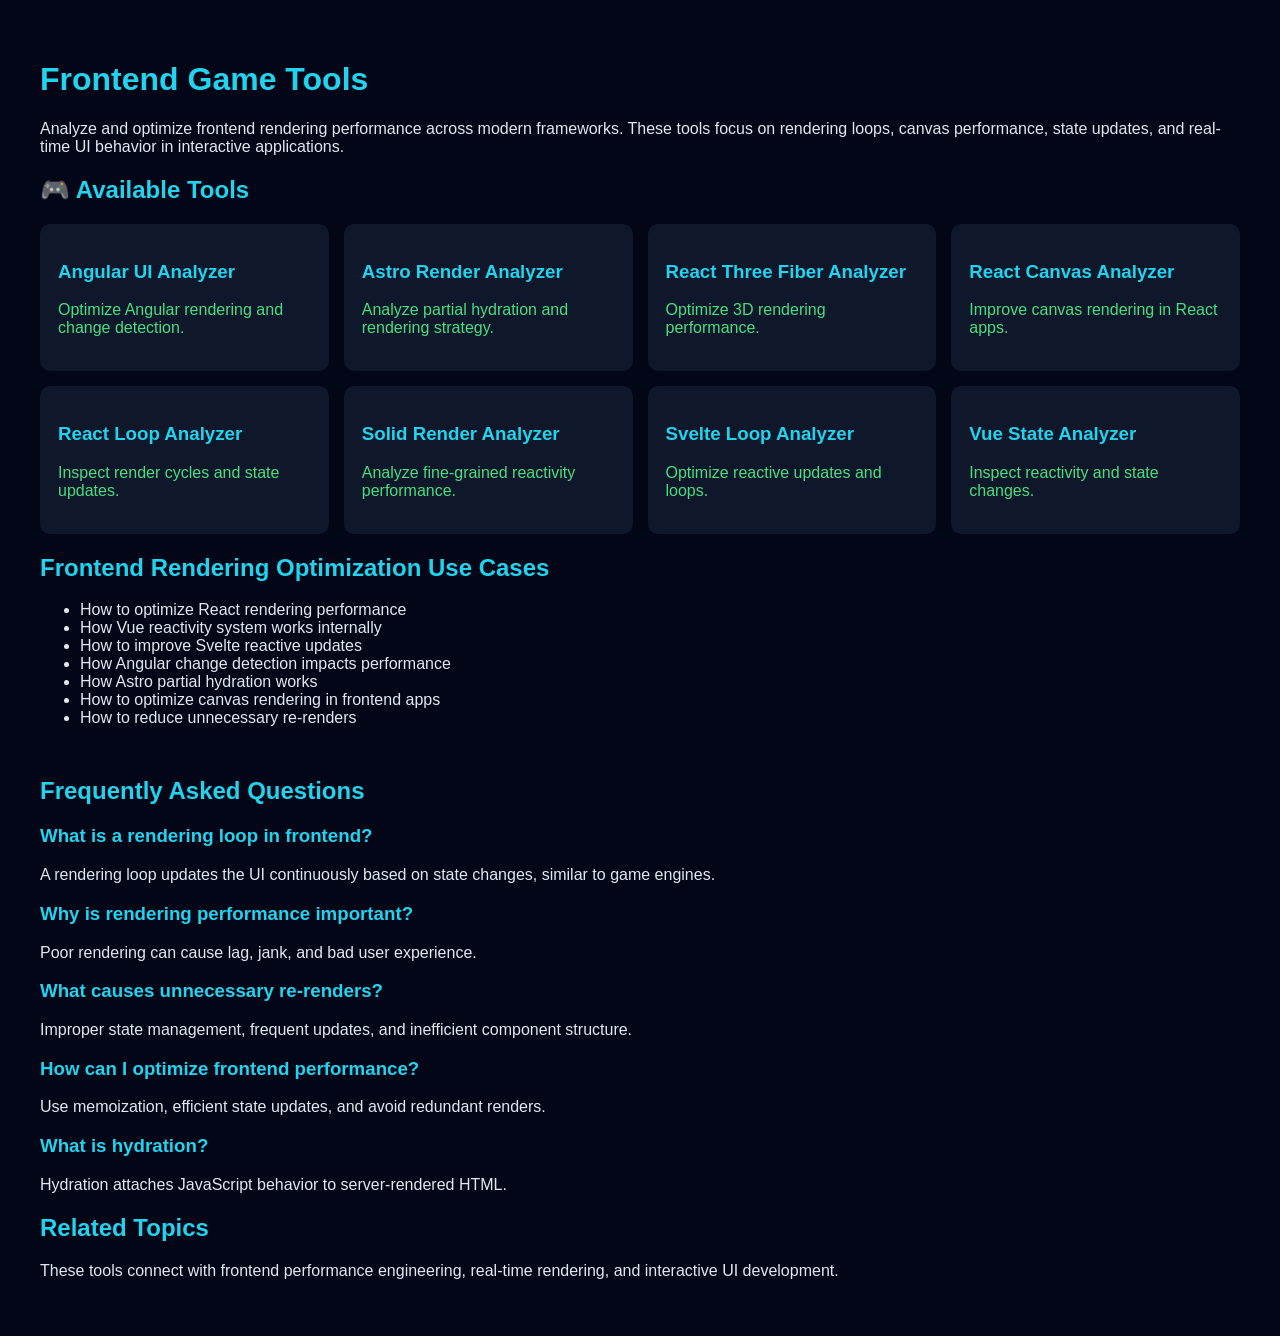
<file: index.html>
<!DOCTYPE html>
<html lang="en">
<head>
<meta charset="UTF-8">
<meta name="viewport" content="width=device-width, initial-scale=1.0">

<title>Frontend Game Tools – React, Vue, Svelte, Angular & Rendering Optimization</title>

<meta name="description" content="Free frontend tools to analyze rendering loops, canvas performance, state updates, and UI optimization across React, Vue, Svelte, Angular, Astro, and more.">

<meta name="keywords" content="
frontend game tools,
react canvas performance,
react render loop optimization,
vue state performance,
svelte loop optimization,
angular ui performance,
astro rendering performance,
solid js rendering tools,
r3f performance analyzer
">

<meta name="google-site-verification" content="PkLa_ViOo6FAHpvh8SacceMb95o9tePRdrqLNBz9X1M" />

<link rel="canonical" href="https://yourdomain.com/frontend-game-tools/">

<style>
body {
    font-family: Arial, sans-serif;
    background: #020617;
    color: #e2e8f0;
    margin: 0;
}

.container {
    max-width: 1200px;
    margin: auto;
    padding: 40px 20px;
}

h1, h2, h3 {
    color: #22d3ee;
}

a {
    color: #4ade80;
    text-decoration: none;
}

.tool-grid {
    display: grid;
    grid-template-columns: repeat(auto-fit, minmax(240px, 1fr));
    gap: 15px;
    margin-top: 20px;
}

.card {
    background: #0f172a;
    padding: 18px;
    border-radius: 10px;
    transition: 0.2s;
}

.card:hover {
    background: #1e293b;
}

.faq {
    margin-top: 50px;
}
</style>
</head>

<body>

<div class="container">

<h1>Frontend Game Tools</h1>

<p>
Analyze and optimize frontend rendering performance across modern frameworks.
These tools focus on rendering loops, canvas performance, state updates,
and real-time UI behavior in interactive applications.
</p>

<h2>🎮 Available Tools</h2>

<div class="tool-grid">

<a href="./angular-ui/" class="card">
<h3>Angular UI Analyzer</h3>
<p>Optimize Angular rendering and change detection.</p>
</a>

<a href="./astro-render/" class="card">
<h3>Astro Render Analyzer</h3>
<p>Analyze partial hydration and rendering strategy.</p>
</a>

<a href="./r3f/" class="card">
<h3>React Three Fiber Analyzer</h3>
<p>Optimize 3D rendering performance.</p>
</a>

<a href="./react-canvas/" class="card">
<h3>React Canvas Analyzer</h3>
<p>Improve canvas rendering in React apps.</p>
</a>

<a href="./react-loop/" class="card">
<h3>React Loop Analyzer</h3>
<p>Inspect render cycles and state updates.</p>
</a>

<a href="./solid-render/" class="card">
<h3>Solid Render Analyzer</h3>
<p>Analyze fine-grained reactivity performance.</p>
</a>

<a href="./svelte-loop/" class="card">
<h3>Svelte Loop Analyzer</h3>
<p>Optimize reactive updates and loops.</p>
</a>

<a href="./vue-state/" class="card">
<h3>Vue State Analyzer</h3>
<p>Inspect reactivity and state changes.</p>
</a>

</div>

<!-- LONG TAIL -->

<h2>Frontend Rendering Optimization Use Cases</h2>

<ul>
<li>How to optimize React rendering performance</li>
<li>How Vue reactivity system works internally</li>
<li>How to improve Svelte reactive updates</li>
<li>How Angular change detection impacts performance</li>
<li>How Astro partial hydration works</li>
<li>How to optimize canvas rendering in frontend apps</li>
<li>How to reduce unnecessary re-renders</li>
</ul>

<!-- FAQ -->

<div class="faq">

<h2>Frequently Asked Questions</h2>

<h3>What is a rendering loop in frontend?</h3>
<p>
A rendering loop updates the UI continuously based on state changes, similar to game engines.
</p>

<h3>Why is rendering performance important?</h3>
<p>
Poor rendering can cause lag, jank, and bad user experience.
</p>

<h3>What causes unnecessary re-renders?</h3>
<p>
Improper state management, frequent updates, and inefficient component structure.
</p>

<h3>How can I optimize frontend performance?</h3>
<p>
Use memoization, efficient state updates, and avoid redundant renders.
</p>

<h3>What is hydration?</h3>
<p>
Hydration attaches JavaScript behavior to server-rendered HTML.
</p>

</div>

<!-- INTERNAL BOOST -->

<h2>Related Topics</h2>

<p>
These tools connect with frontend performance engineering, real-time rendering,
and interactive UI development.
</p>

</div>

</body>
</html>
</file>
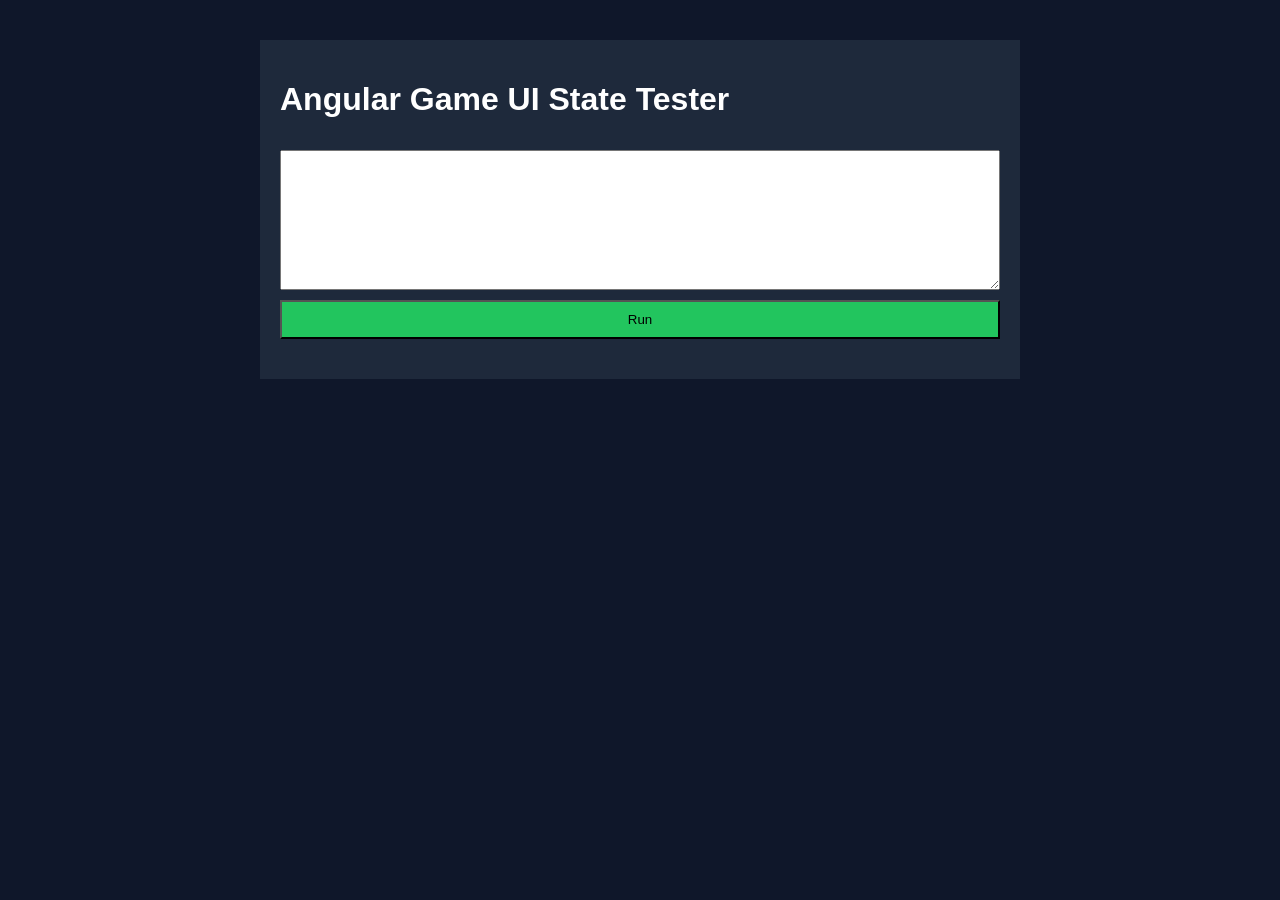
<file: angular-ui/index.html>
<html>
<head>
<meta charset='UTF-8'>
<title>Angular Game UI State Tester</title>
<link rel='stylesheet' href='styles.css'>
</head>
<body>
<div class='container'>
<h1>Angular Game UI State Tester</h1>
<textarea id='code'></textarea>
<button onclick='run()'>Run</button>
<div id='res' class='result'></div>
</div>
<script src='script.js'></script>
</body>
</html>
</file>
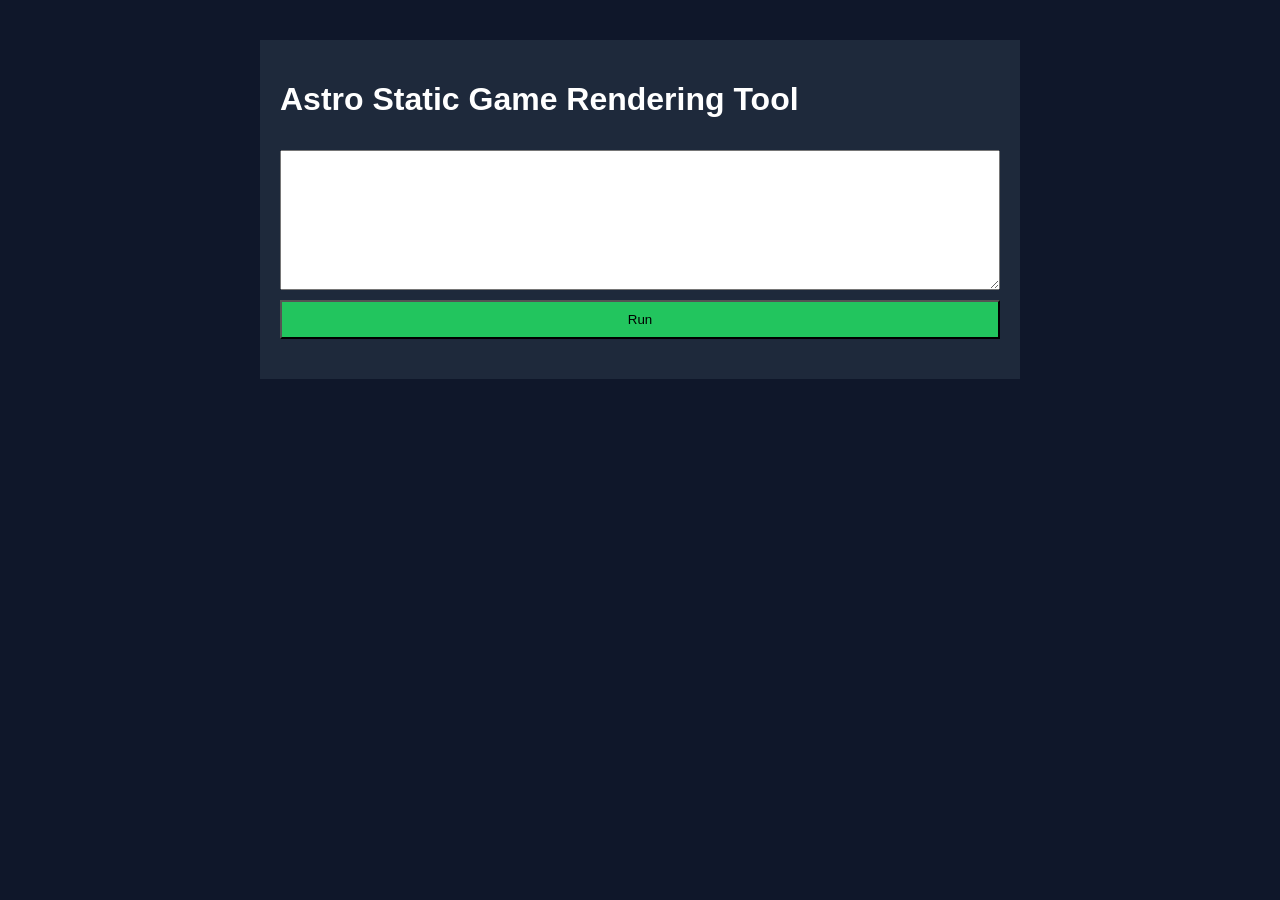
<file: astro-render/index.html>
<html>
<head>
<meta charset='UTF-8'>
<title>Astro Static Game Rendering Tool</title>
<link rel='stylesheet' href='styles.css'>
</head>
<body>
<div class='container'>
<h1>Astro Static Game Rendering Tool</h1>
<textarea id='code'></textarea>
<button onclick='run()'>Run</button>
<div id='res' class='result'></div>
</div>
<script src='script.js'></script>
</body>
</html>
</file>
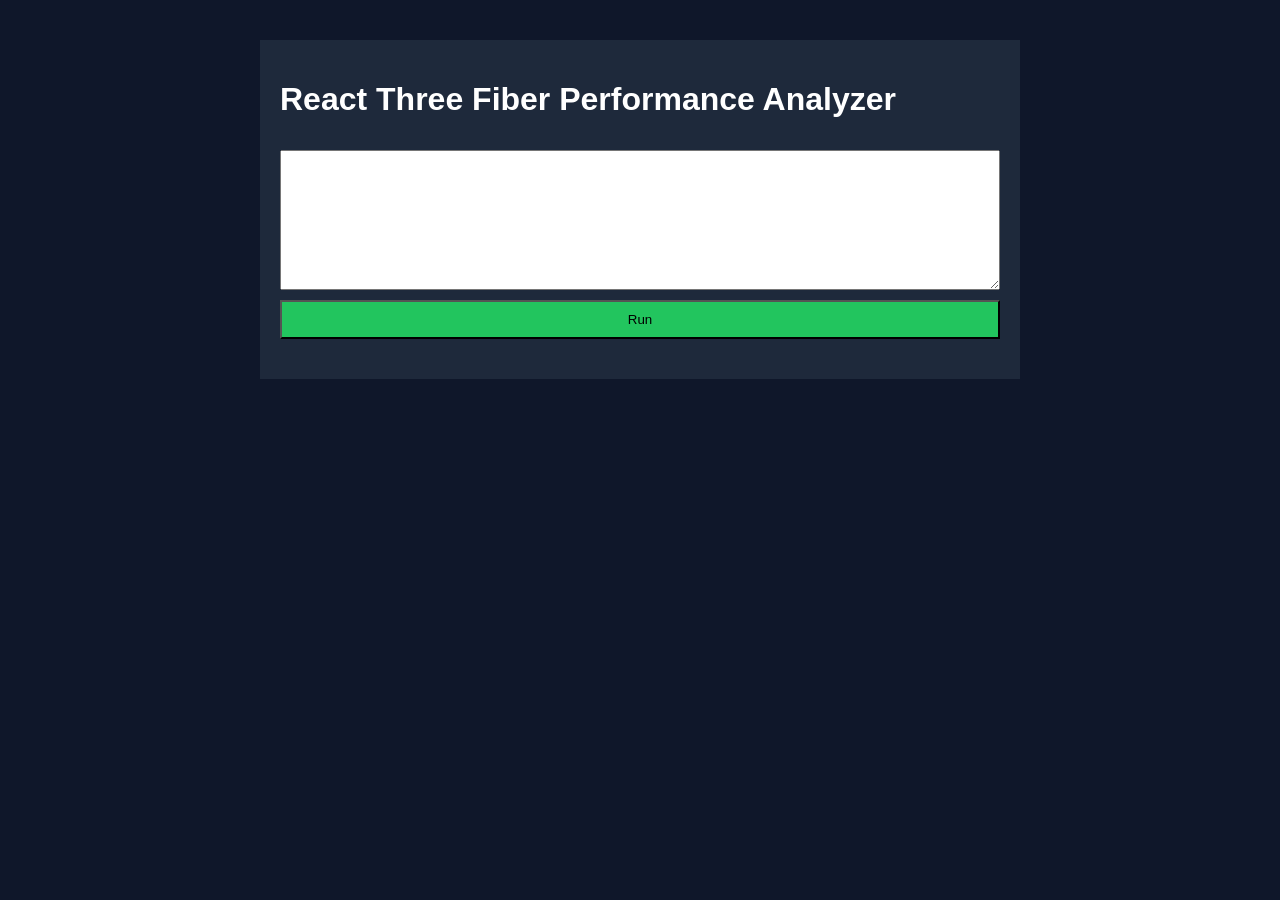
<file: r3f/index.html>
<html>
<head>
<meta charset='UTF-8'>
<title>React Three Fiber Performance Analyzer</title>
<link rel='stylesheet' href='styles.css'>
</head>
<body>
<div class='container'>
<h1>React Three Fiber Performance Analyzer</h1>
<textarea id='code'></textarea>
<button onclick='run()'>Run</button>
<div id='res' class='result'></div>
</div>
<script src='script.js'></script>
</body>
</html>
</file>
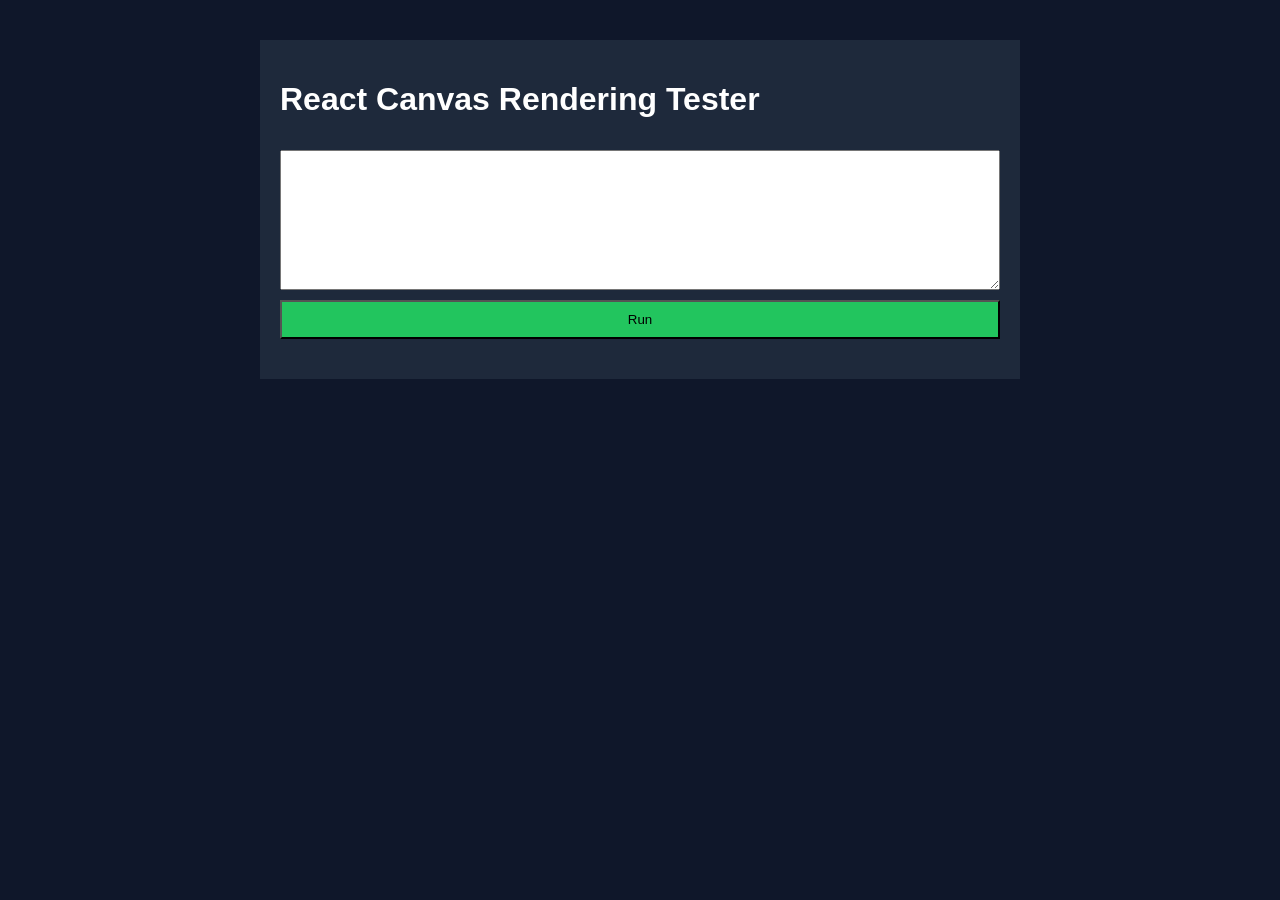
<file: react-canvas/index.html>
<html>
<head>
<meta charset='UTF-8'>
<title>React Canvas Rendering Tester</title>
<link rel='stylesheet' href='styles.css'>
</head>
<body>
<div class='container'>
<h1>React Canvas Rendering Tester</h1>
<textarea id='code'></textarea>
<button onclick='run()'>Run</button>
<div id='res' class='result'></div>
</div>
<script src='script.js'></script>
</body>
</html>
</file>
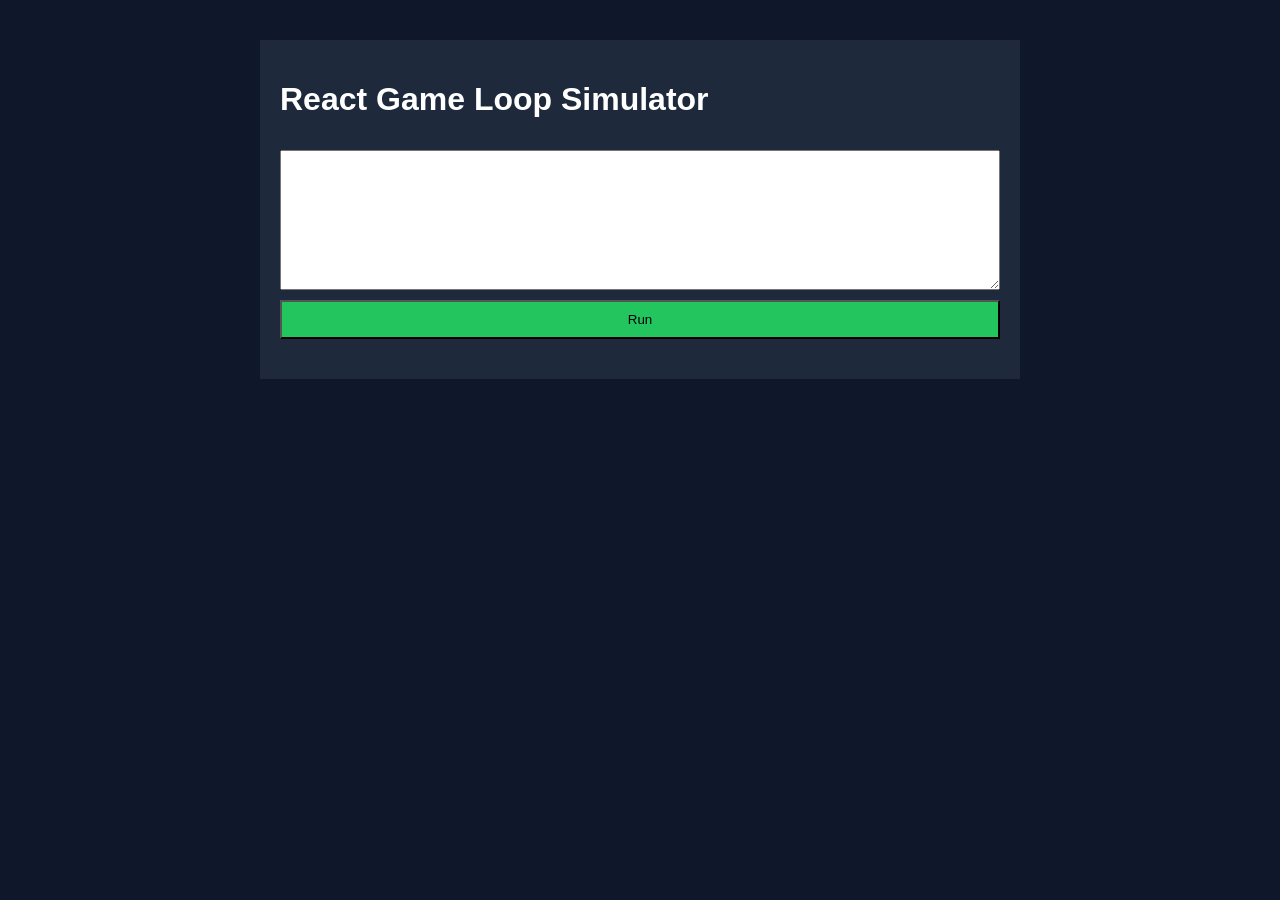
<file: react-loop/index.html>
<html>
<head>
<meta charset='UTF-8'>
<title>React Game Loop Simulator</title>
<link rel='stylesheet' href='styles.css'>
</head>
<body>
<div class='container'>
<h1>React Game Loop Simulator</h1>
<textarea id='code'></textarea>
<button onclick='run()'>Run</button>
<div id='res' class='result'></div>
</div>
<script src='script.js'></script>
</body>
</html>
</file>
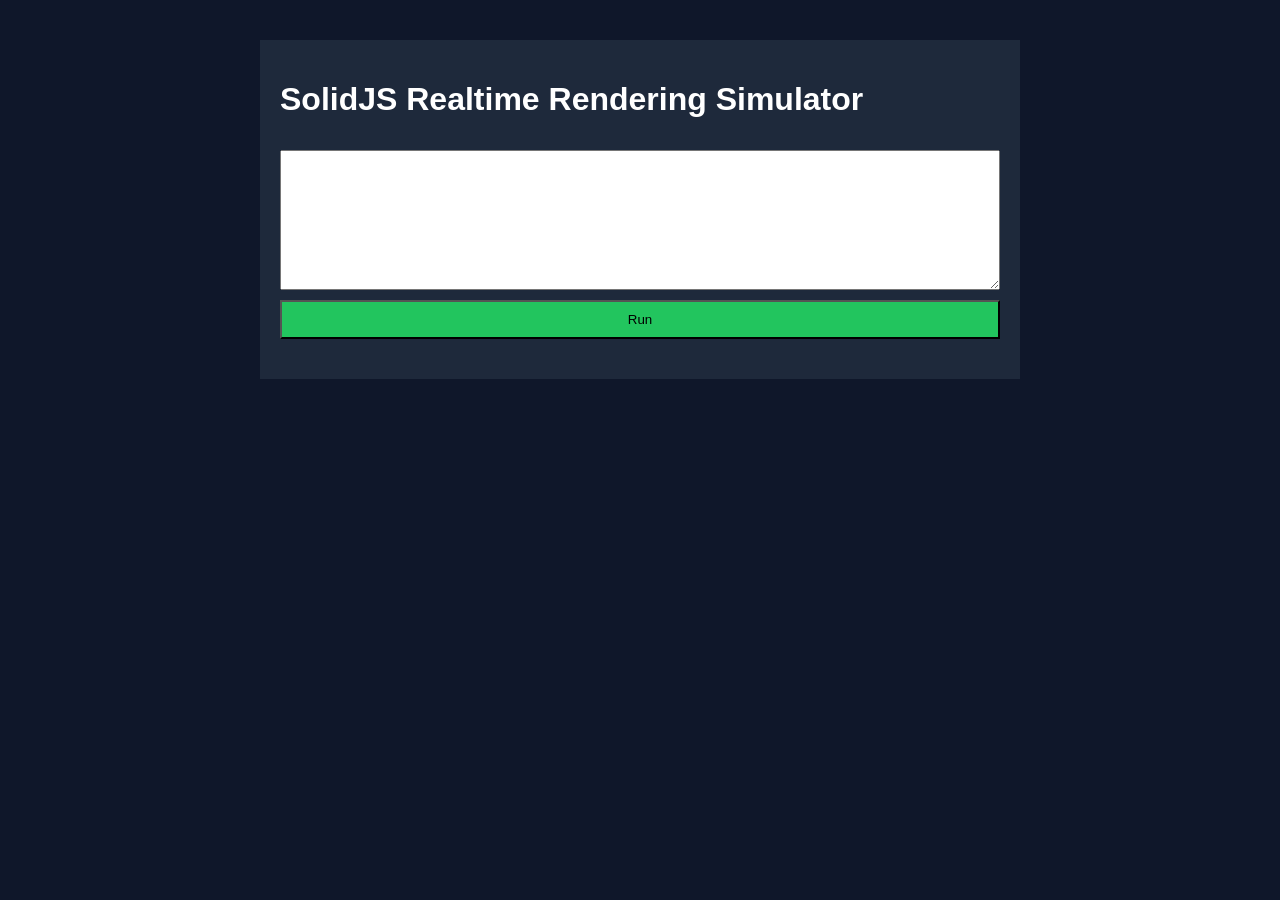
<file: solid-render/index.html>
<html>
<head>
<meta charset='UTF-8'>
<title>SolidJS Realtime Rendering Simulator</title>
<link rel='stylesheet' href='styles.css'>
</head>
<body>
<div class='container'>
<h1>SolidJS Realtime Rendering Simulator</h1>
<textarea id='code'></textarea>
<button onclick='run()'>Run</button>
<div id='res' class='result'></div>
</div>
<script src='script.js'></script>
</body>
</html>
</file>
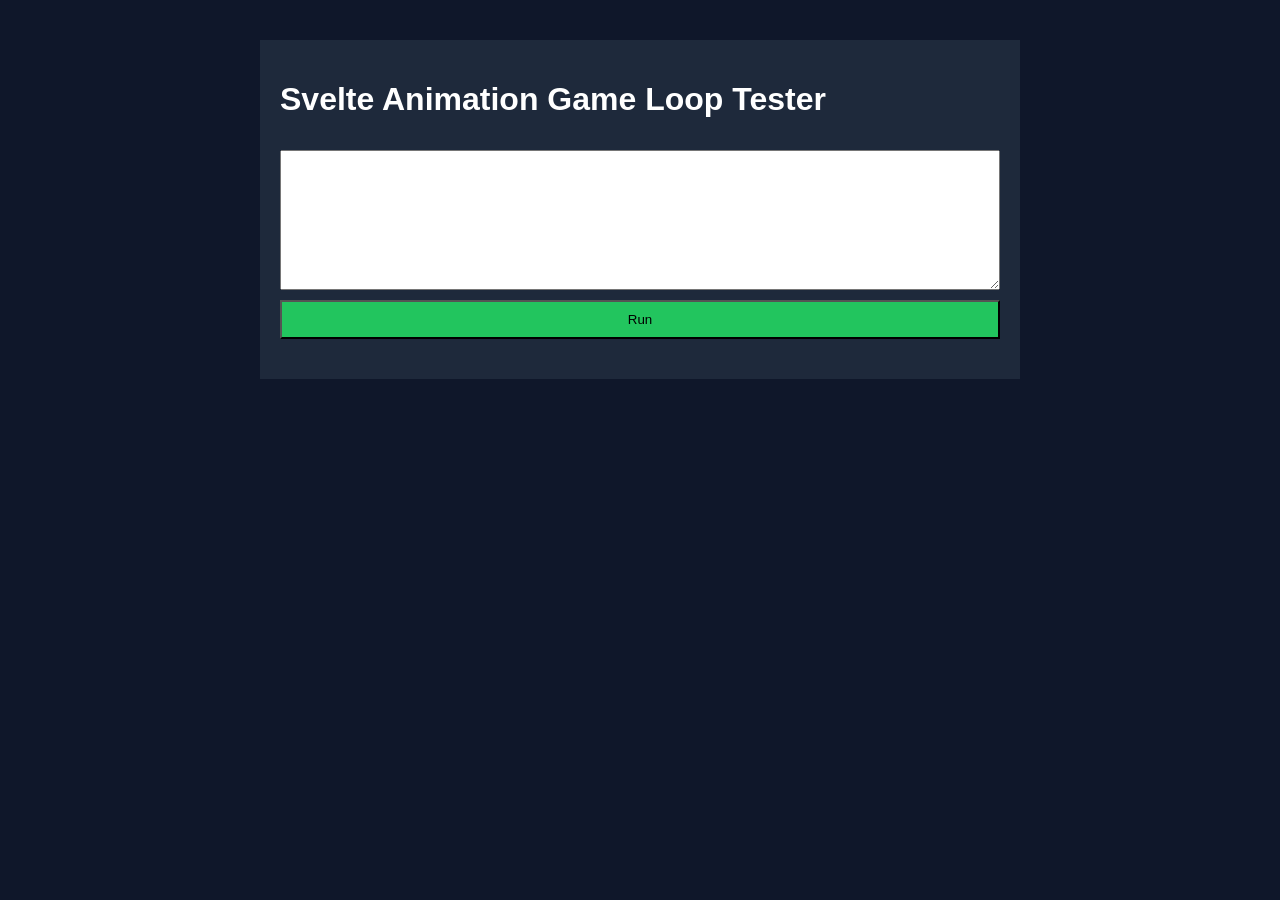
<file: svelte-loop/index.html>
<html>
<head>
<meta charset='UTF-8'>
<title>Svelte Animation Game Loop Tester</title>
<link rel='stylesheet' href='styles.css'>
</head>
<body>
<div class='container'>
<h1>Svelte Animation Game Loop Tester</h1>
<textarea id='code'></textarea>
<button onclick='run()'>Run</button>
<div id='res' class='result'></div>
</div>
<script src='script.js'></script>
</body>
</html>
</file>
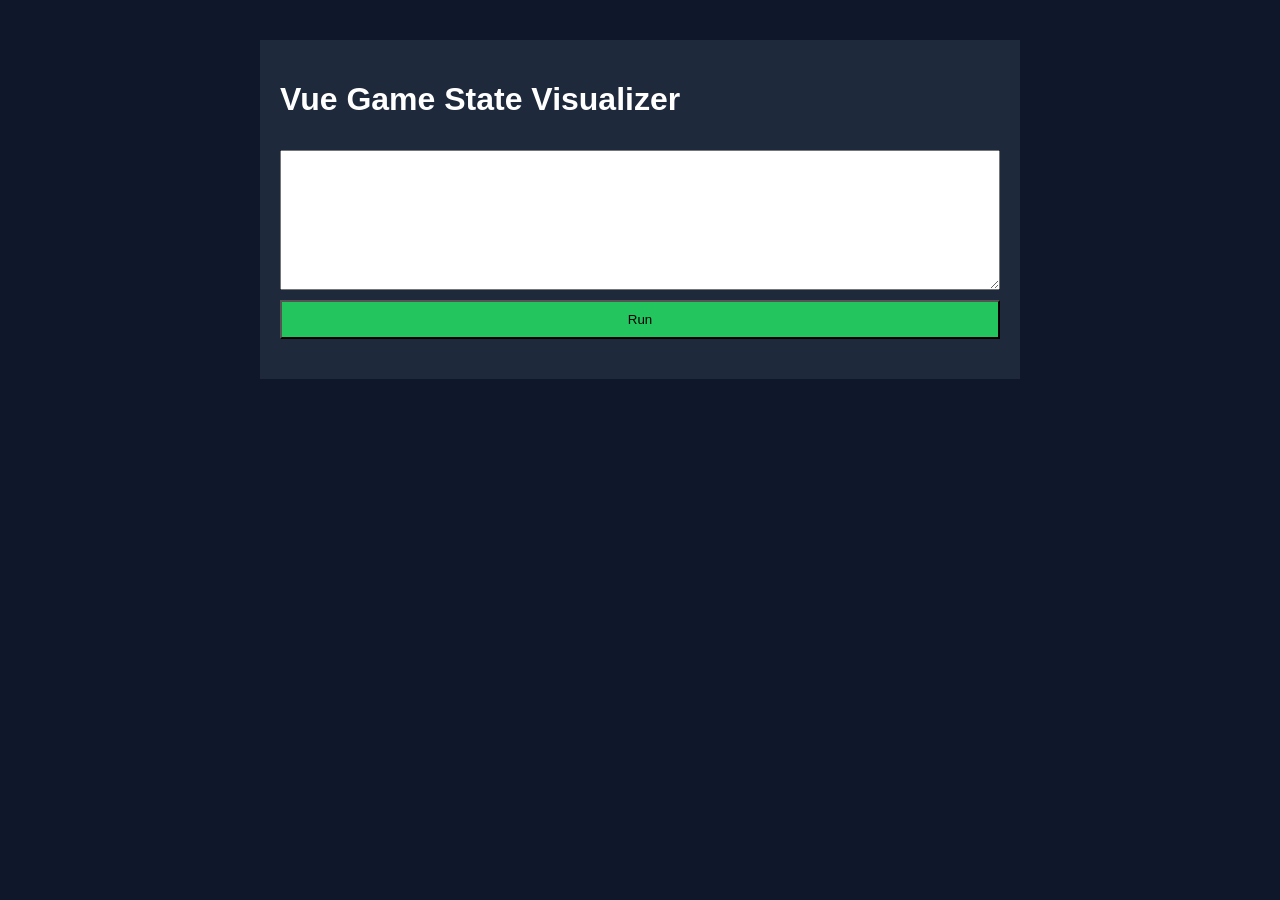
<file: vue-state/index.html>
<html>
<head>
<meta charset='UTF-8'>
<title>Vue Game State Visualizer</title>
<link rel='stylesheet' href='styles.css'>
</head>
<body>
<div class='container'>
<h1>Vue Game State Visualizer</h1>
<textarea id='code'></textarea>
<button onclick='run()'>Run</button>
<div id='res' class='result'></div>
</div>
<script src='script.js'></script>
</body>
</html>
</file>
<file: angular-ui/styles.css>
body{font-family:Arial;background:#0f172a;color:#fff}.container{max-width:720px;margin:40px auto;padding:20px;background:#1e293b}textarea{width:100%;height:140px;margin-top:10px;padding:10px}button{margin-top:10px;width:100%;padding:10px;background:#22c55e}.result{margin-top:20px}
</file>
<file: astro-render/styles.css>
body{font-family:Arial;background:#0f172a;color:#fff}.container{max-width:720px;margin:40px auto;padding:20px;background:#1e293b}textarea{width:100%;height:140px;margin-top:10px;padding:10px}button{margin-top:10px;width:100%;padding:10px;background:#22c55e}.result{margin-top:20px}
</file>
<file: r3f/styles.css>
body{font-family:Arial;background:#0f172a;color:#fff}.container{max-width:720px;margin:40px auto;padding:20px;background:#1e293b}textarea{width:100%;height:140px;margin-top:10px;padding:10px}button{margin-top:10px;width:100%;padding:10px;background:#22c55e}.result{margin-top:20px}
</file>
<file: react-canvas/styles.css>
body{font-family:Arial;background:#0f172a;color:#fff}.container{max-width:720px;margin:40px auto;padding:20px;background:#1e293b}textarea{width:100%;height:140px;margin-top:10px;padding:10px}button{margin-top:10px;width:100%;padding:10px;background:#22c55e}.result{margin-top:20px}
</file>
<file: react-loop/styles.css>
body{font-family:Arial;background:#0f172a;color:#fff}.container{max-width:720px;margin:40px auto;padding:20px;background:#1e293b}textarea{width:100%;height:140px;margin-top:10px;padding:10px}button{margin-top:10px;width:100%;padding:10px;background:#22c55e}.result{margin-top:20px}
</file>
<file: solid-render/styles.css>
body{font-family:Arial;background:#0f172a;color:#fff}.container{max-width:720px;margin:40px auto;padding:20px;background:#1e293b}textarea{width:100%;height:140px;margin-top:10px;padding:10px}button{margin-top:10px;width:100%;padding:10px;background:#22c55e}.result{margin-top:20px}
</file>
<file: svelte-loop/styles.css>
body{font-family:Arial;background:#0f172a;color:#fff}.container{max-width:720px;margin:40px auto;padding:20px;background:#1e293b}textarea{width:100%;height:140px;margin-top:10px;padding:10px}button{margin-top:10px;width:100%;padding:10px;background:#22c55e}.result{margin-top:20px}
</file>
<file: vue-state/styles.css>
body{font-family:Arial;background:#0f172a;color:#fff}.container{max-width:720px;margin:40px auto;padding:20px;background:#1e293b}textarea{width:100%;height:140px;margin-top:10px;padding:10px}button{margin-top:10px;width:100%;padding:10px;background:#22c55e}.result{margin-top:20px}
</file>
